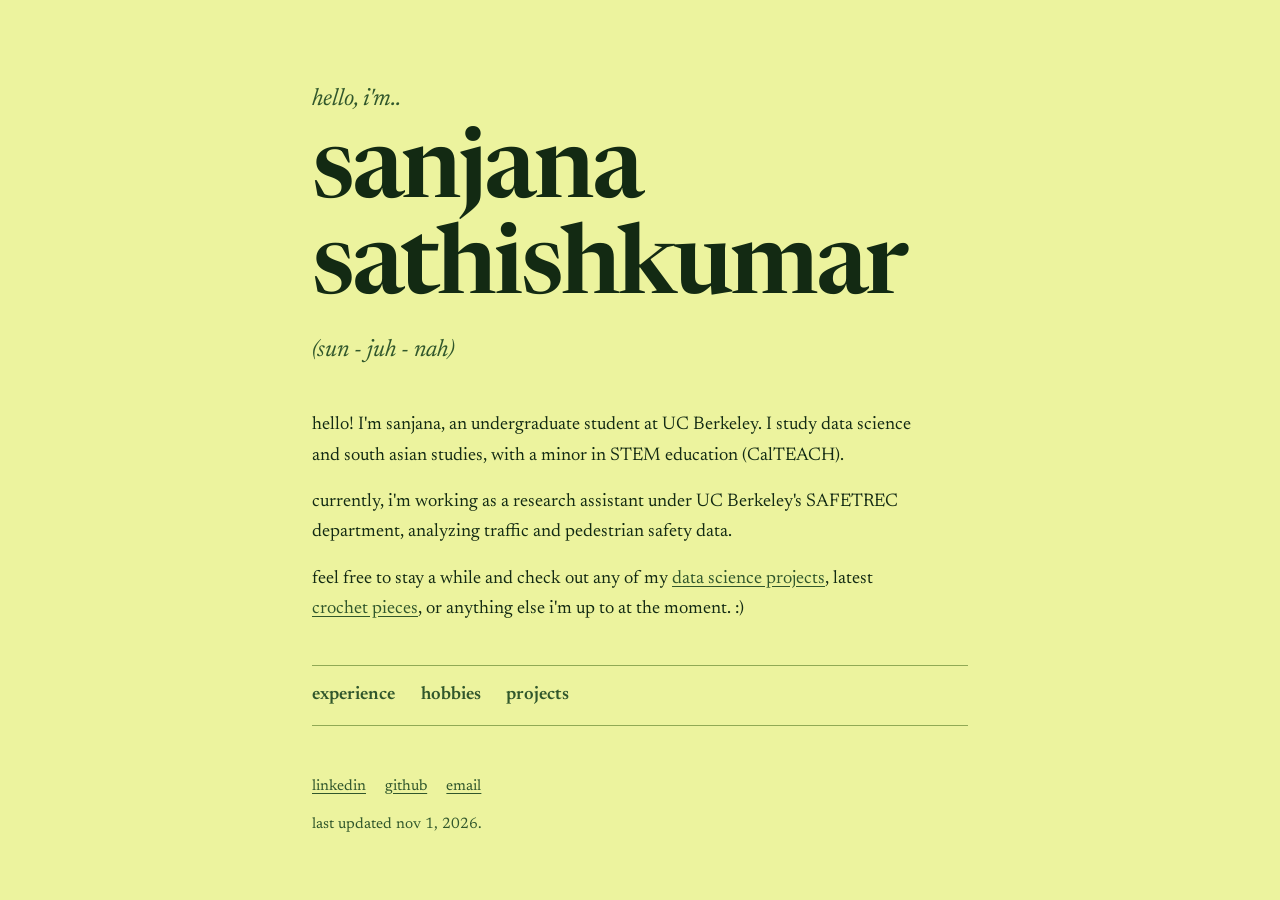
<file: index.html>
<!DOCTYPE html>
<html lang="en">
<head>
  <meta charset="utf-8">
  <meta name="viewport" content="width=device-width, initial-scale=1">
  <meta name="color-scheme" content="only light">
  <link rel="preconnect" href="https://fonts.googleapis.com">
  <link rel="preconnect" href="https://fonts.gstatic.com" crossorigin>
  <link href="https://fonts.googleapis.com/css2?family=Newsreader:ital,opsz,wght@0,6..72,400;0,6..72,600;1,6..72,400&display=swap" rel="stylesheet">
  <link rel="stylesheet" href="styles.css?v=2">
  <title>sanjana sathishkumar</title>
  <meta name="description" content="Sanjana is an undergraduate at UC Berkeley studying data science and South Asian studies, with a minor in STEM education (CalTEACH), doing research at SafeTREC.">
  <meta property="og:title" content="sanjana sathishkumar">
  <meta property="og:type" content="website">
  <meta name="twitter:card" content="summary">
</head>
<body class="home">
  <main>
    <header class="hero">
      <p class="hello">hello, i'm..</p>
      <h1 class="name">sanjana<br>sathishkumar</h1>
      <p class="pron">(sun - juh - nah)</p>
    </header>

    <div class="after">
      <section class="intro" aria-label="About me">
        <p>hello! I'm sanjana, an undergraduate student at UC Berkeley. I study data science and south asian studies, with a minor in STEM education (CalTEACH).</p>
        <p>currently, i'm working as a research assistant under UC Berkeley's SAFETREC department, analyzing traffic and pedestrian safety data.</p>
        <p>feel free to stay a while and check out any of my <a href="projects.html">data science projects</a>, latest <a href="hobbies.html">crochet pieces</a>, or anything else i'm up to at the moment. :)</p>
      </section>

    <nav aria-label="Sections">
      <ul>
        <li><a href="experience.html">experience</a></li>
        <li><a href="hobbies.html">hobbies</a></li>
        <li><a href="projects.html">projects</a></li>
      </ul>
    </nav>

      <footer>
      <div class="social">
        <a href="http://www.linkedin.com/in/sanjana-sathish-kumar-b056001b3">linkedin</a>
        <a href="https://github.com/sanjana-skumar">github</a>
        <a href="mailto:ssathishkumar@berkeley.edu">email</a>
      </div>
      <div>last updated nov 1, 2026.</div>
    </footer>
    </div>
  </main>
</body>
</html>
</file>
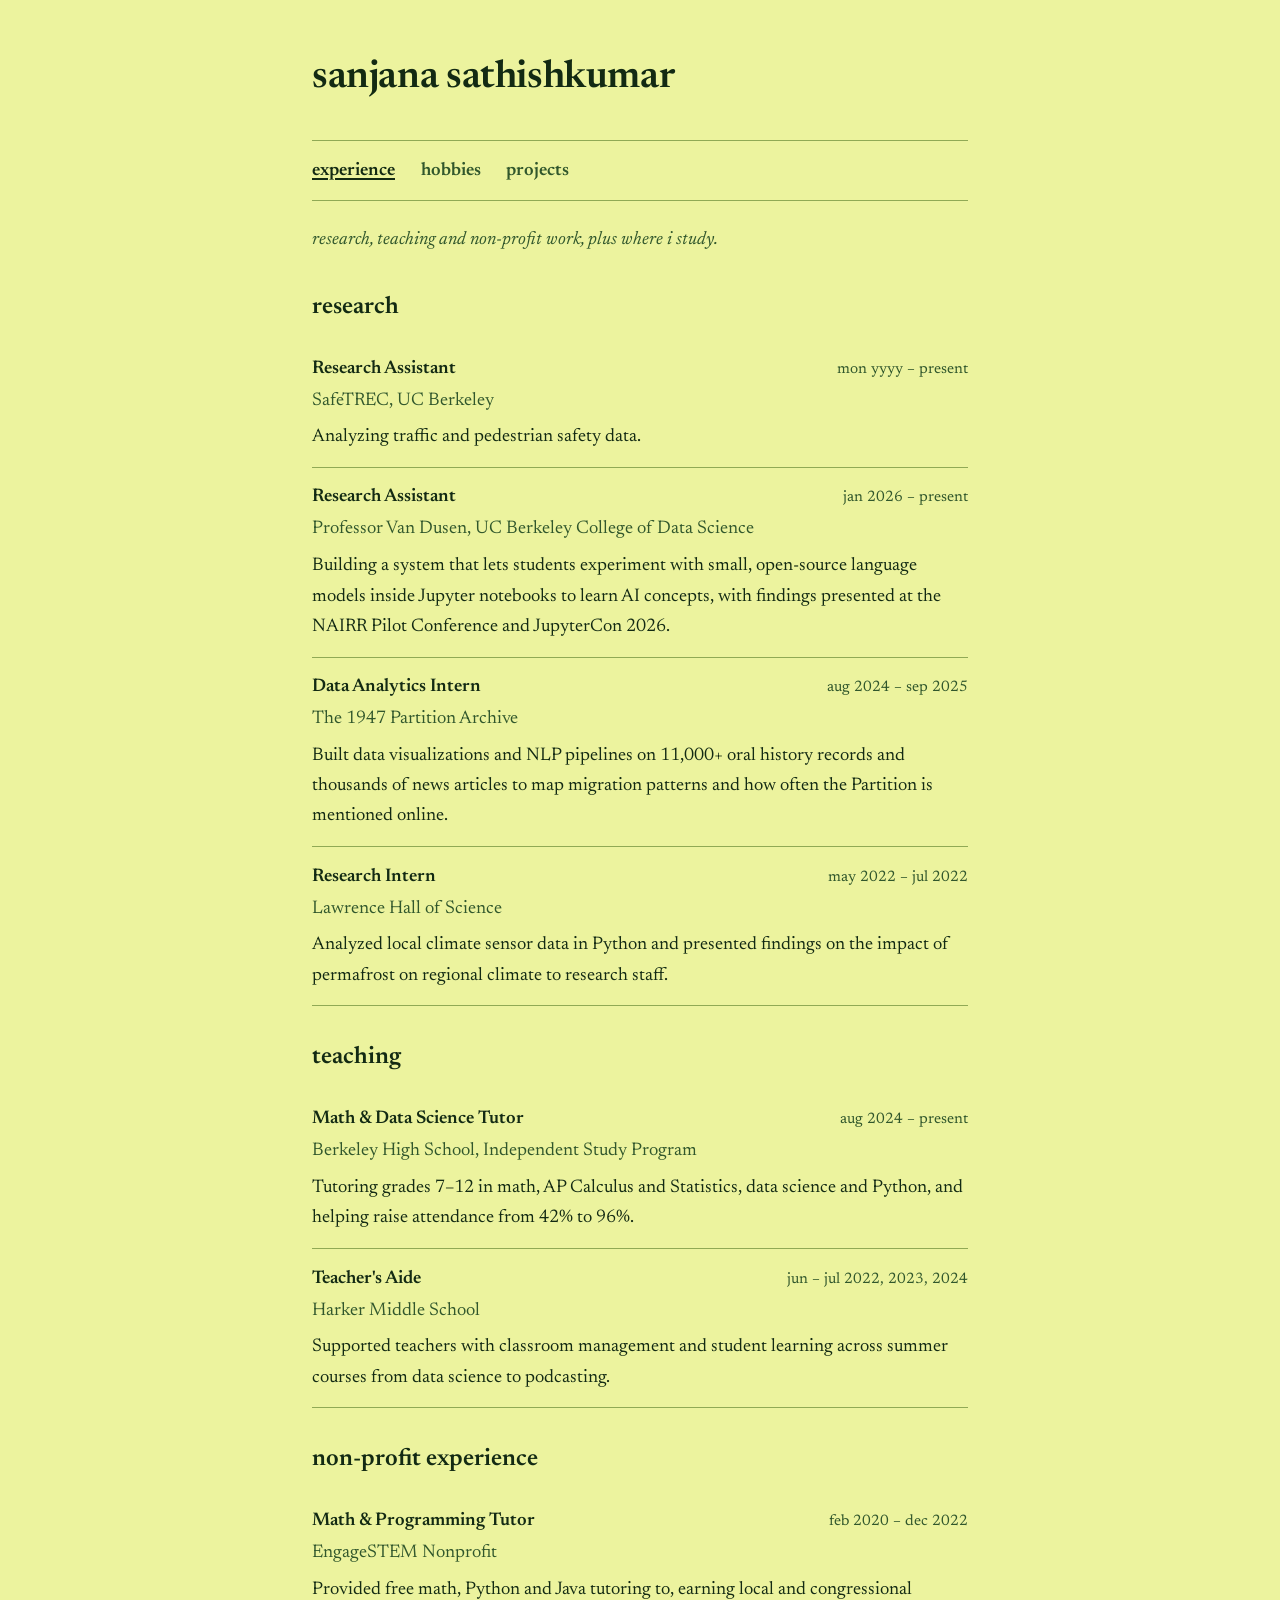
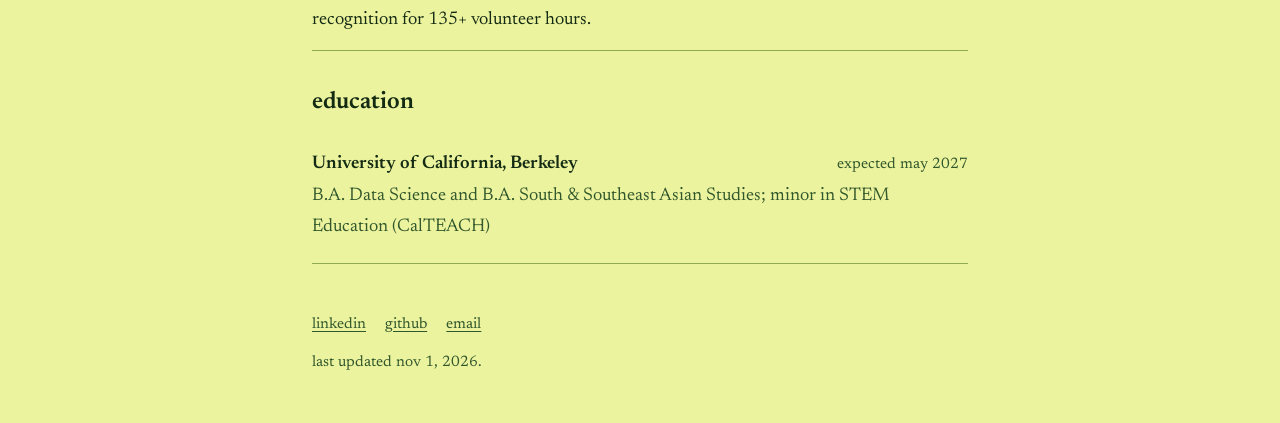
<file: experience.html>
<!DOCTYPE html>
<html lang="en">
<head>
  <meta charset="utf-8">
  <meta name="viewport" content="width=device-width, initial-scale=1">
  <meta name="color-scheme" content="only light">
  <link rel="preconnect" href="https://fonts.googleapis.com">
  <link rel="preconnect" href="https://fonts.gstatic.com" crossorigin>
  <link href="https://fonts.googleapis.com/css2?family=Newsreader:ital,opsz,wght@0,6..72,400;0,6..72,600;1,6..72,400&display=swap" rel="stylesheet">
  <link rel="stylesheet" href="styles.css?v=2">
  <title>experience | sanjana sathishkumar</title>
  <meta name="description" content="Research, teaching and non-profit experience of Sanjana Sathishkumar.">
</head>
<body>
  <main>
    <h1><a href="index.html">sanjana sathishkumar</a></h1>
    <nav aria-label="Sections">
      <ul>
        <li><a href="experience.html" aria-current="page">experience</a></li>
        <li><a href="hobbies.html">hobbies</a></li>
        <li><a href="projects.html">projects</a></li>
      </ul>
    </nav>

    <p class="lede">research, teaching and non-profit work, plus where i study.</p>

    <h2>research</h2>
    <div class="entry">
      <div class="entry-head"><h3>Research Assistant</h3><span class="meta">mon yyyy – present</span></div>
      <p class="sub">SafeTREC, UC Berkeley</p>
      <p>Analyzing traffic and pedestrian safety data.</p>
    </div>
    <div class="entry">
      <div class="entry-head"><h3>Research Assistant</h3><span class="meta">jan 2026 – present</span></div>
      <p class="sub">Professor Van Dusen, UC Berkeley College of Data Science</p>
      <p>Building a system that lets students experiment with small, open-source language models inside Jupyter notebooks to learn AI concepts, with findings presented at the NAIRR Pilot Conference and JupyterCon 2026.</p>
    </div>
    <div class="entry">
      <div class="entry-head"><h3>Data Analytics Intern</h3><span class="meta">aug 2024 – sep 2025</span></div>
      <p class="sub">The 1947 Partition Archive</p>
      <p>Built data visualizations and NLP pipelines on 11,000+ oral history records and thousands of news articles to map migration patterns and how often the Partition is mentioned online.</p>
    </div>
    <div class="entry">
      <div class="entry-head"><h3>Research Intern</h3><span class="meta">may 2022 – jul 2022</span></div>
      <p class="sub">Lawrence Hall of Science</p>
      <p>Analyzed local climate sensor data in Python and presented findings on the impact of permafrost on regional climate to research staff.</p>
    </div>

    <h2>teaching</h2>
    <div class="entry">
      <div class="entry-head"><h3>Math &amp; Data Science Tutor</h3><span class="meta">aug 2024 – present</span></div>
      <p class="sub">Berkeley High School, Independent Study Program</p>
      <p>Tutoring grades 7–12 in math, AP Calculus and Statistics, data science and Python, and helping raise attendance from 42% to 96%.</p>
    </div>
    <div class="entry">
      <div class="entry-head"><h3>Teacher's Aide</h3><span class="meta">jun – jul 2022, 2023, 2024</span></div>
      <p class="sub">Harker Middle School</p>
      <p>Supported teachers with classroom management and student learning across summer courses from data science to podcasting.</p>
    </div>

    <h2>non-profit experience</h2>
    <div class="entry">
      <div class="entry-head"><h3>Math &amp; Programming Tutor</h3><span class="meta">feb 2020 – dec 2022</span></div>
      <p class="sub">EngageSTEM Nonprofit</p>
      <p>Provided free math, Python and Java tutoring to, earning local and congressional recognition for 135+ volunteer hours.</p>
    </div>

    <h2>education</h2>
    <div class="entry">
      <div class="entry-head"><h3>University of California, Berkeley</h3><span class="meta">expected may 2027</span></div>
      <p class="sub">B.A. Data Science and B.A. South &amp; Southeast Asian Studies; minor in STEM Education (CalTEACH)</p>
    </div>

    <footer>
      <div class="social">
        <a href="http://www.linkedin.com/in/sanjana-sathish-kumar-b056001b3">linkedin</a>
        <a href="https://github.com/sanjana-skumar">github</a>
        <a href="mailto:ssathishkumar@berkeley.edu">email</a>
      </div>
      <div>last updated nov 1, 2026.</div>
    </footer>
  </main>
</body>
</html>
</file>
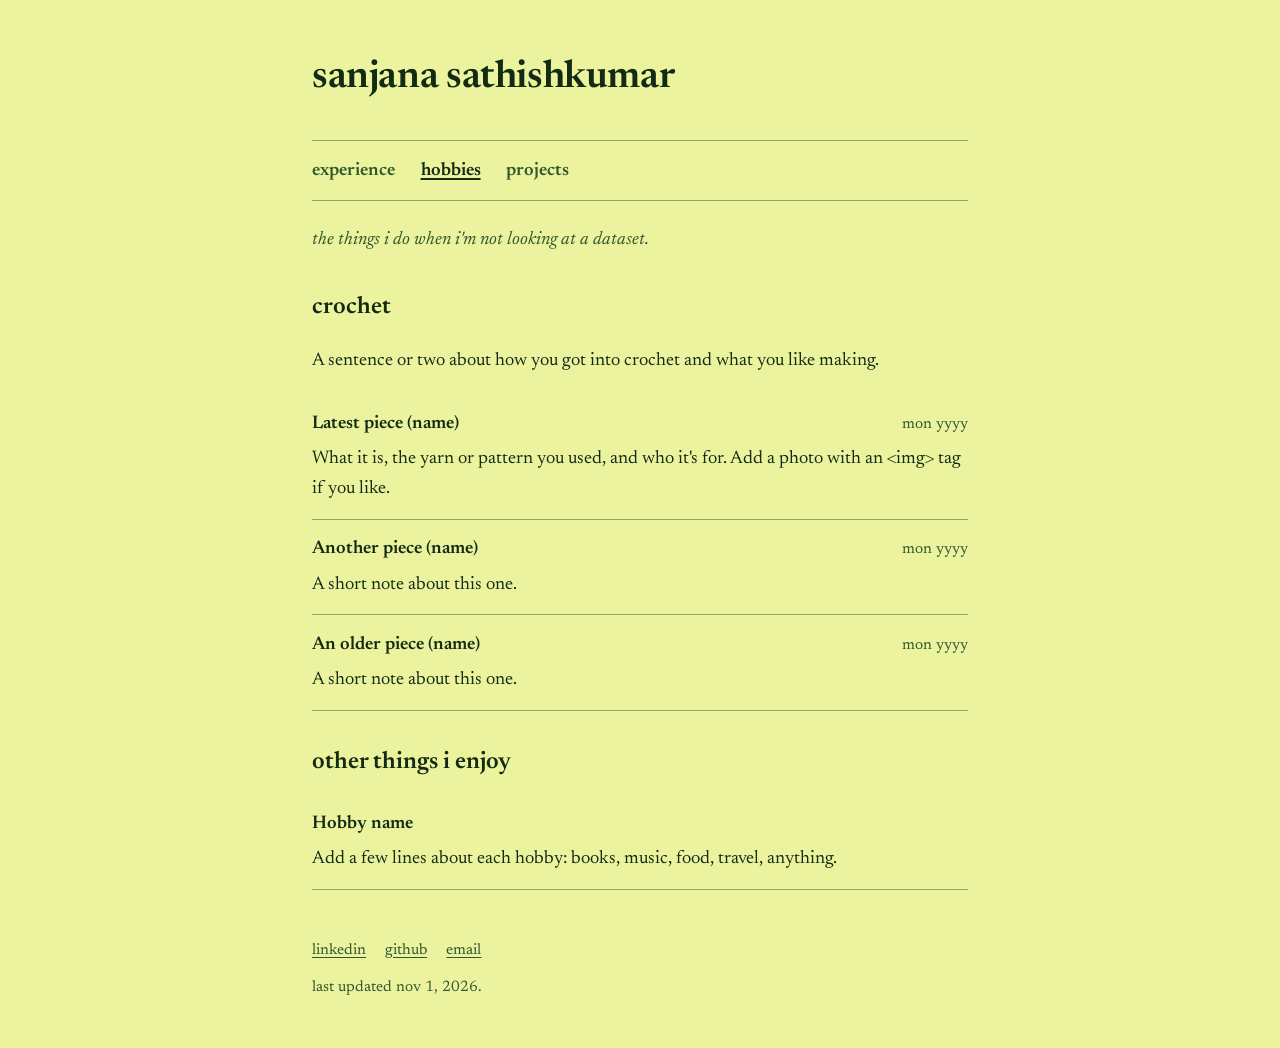
<file: hobbies.html>
<!DOCTYPE html>
<html lang="en">
<head>
  <meta charset="utf-8">
  <meta name="viewport" content="width=device-width, initial-scale=1">
  <meta name="color-scheme" content="only light">
  <link rel="preconnect" href="https://fonts.googleapis.com">
  <link rel="preconnect" href="https://fonts.gstatic.com" crossorigin>
  <link href="https://fonts.googleapis.com/css2?family=Newsreader:ital,opsz,wght@0,6..72,400;0,6..72,600;1,6..72,400&display=swap" rel="stylesheet">
  <link rel="stylesheet" href="styles.css?v=2">
  <title>hobbies | sanjana sathishkumar</title>
  <meta name="description" content="Crochet pieces and other things Sanjana Sathishkumar likes to do.">
</head>
<body>
  <main>
    <h1><a href="index.html">sanjana sathishkumar</a></h1>
    <nav aria-label="Sections">
      <ul>
        <li><a href="experience.html">experience</a></li>
        <li><a href="hobbies.html" aria-current="page">hobbies</a></li>
        <li><a href="projects.html">projects</a></li>
      </ul>
    </nav>

    <p class="lede">the things i do when i'm not looking at a dataset.</p>

    <h2>crochet</h2>
    <p>A sentence or two about how you got into crochet and what you like making.</p>
    <div class="entry">
      <div class="entry-head"><h3>Latest piece (name)</h3><span class="meta">mon yyyy</span></div>
      <p>What it is, the yarn or pattern you used, and who it's for. Add a photo with an &lt;img&gt; tag if you like.</p>
    </div>
    <div class="entry">
      <div class="entry-head"><h3>Another piece (name)</h3><span class="meta">mon yyyy</span></div>
      <p>A short note about this one.</p>
    </div>
    <div class="entry">
      <div class="entry-head"><h3>An older piece (name)</h3><span class="meta">mon yyyy</span></div>
      <p>A short note about this one.</p>
    </div>

    <h2>other things i enjoy</h2>
    <div class="entry">
      <div class="entry-head"><h3>Hobby name</h3></div>
      <p>Add a few lines about each hobby: books, music, food, travel, anything.</p>
    </div>

    <footer>
      <div class="social">
        <a href="http://www.linkedin.com/in/sanjana-sathish-kumar-b056001b3">linkedin</a>
        <a href="https://github.com/sanjana-skumar">github</a>
        <a href="mailto:ssathishkumar@berkeley.edu">email</a>
      </div>
      <div>last updated nov 1, 2026.</div>
    </footer>
  </main>
</body>
</html>
</file>
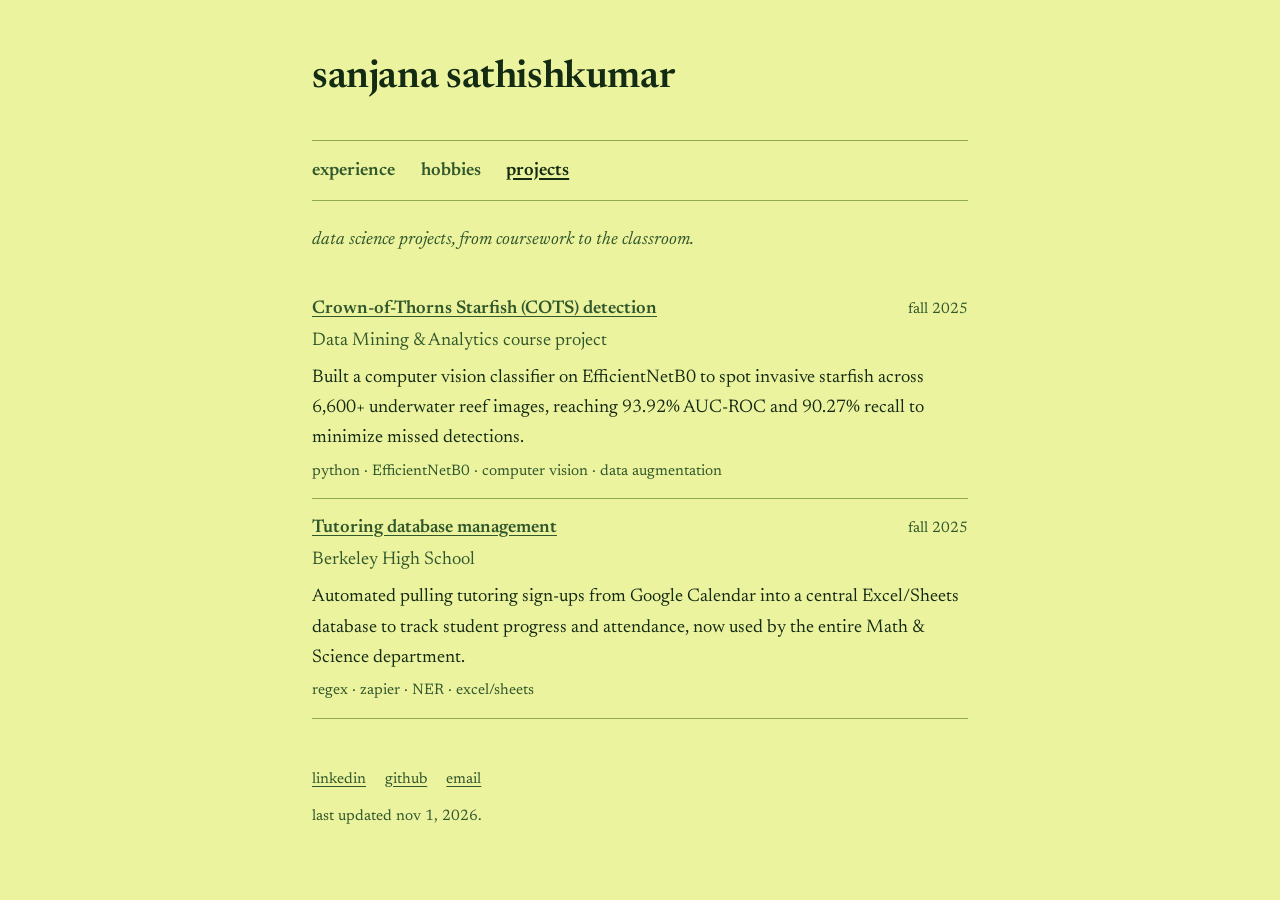
<file: projects.html>
<!DOCTYPE html>
<html lang="en">
<head>
  <meta charset="utf-8">
  <meta name="viewport" content="width=device-width, initial-scale=1">
  <meta name="color-scheme" content="only light">
  <link rel="preconnect" href="https://fonts.googleapis.com">
  <link rel="preconnect" href="https://fonts.gstatic.com" crossorigin>
  <link href="https://fonts.googleapis.com/css2?family=Newsreader:ital,opsz,wght@0,6..72,400;0,6..72,600;1,6..72,400&display=swap" rel="stylesheet">
  <link rel="stylesheet" href="styles.css?v=2">
  <title>projects | sanjana sathishkumar</title>
  <meta name="description" content="Data science projects by Sanjana Sathishkumar.">
</head>
<body>
  <main>
    <h1><a href="index.html">sanjana sathishkumar</a></h1>
    <nav aria-label="Sections">
      <ul>
        <li><a href="experience.html">experience</a></li>
        <li><a href="hobbies.html">hobbies</a></li>
        <li><a href="projects.html" aria-current="page">projects</a></li>
      </ul>
    </nav>

    <p class="lede">data science projects, from coursework to the classroom.</p>

    <div class="entry">
      <div class="entry-head"><h3><a href="https://github.com/sanjana-skumar">Crown-of-Thorns Starfish (COTS) detection</a></h3><span class="meta">fall 2025</span></div>
      <p class="sub">Data Mining &amp; Analytics course project</p>
      <p>Built a computer vision classifier on EfficientNetB0 to spot invasive starfish across 6,600+ underwater reef images, reaching 93.92% AUC-ROC and 90.27% recall to minimize missed detections.</p>
      <p class="tags">python · EfficientNetB0 · computer vision · data augmentation</p>
    </div>
    <div class="entry">
      <div class="entry-head"><h3><a href="https://github.com/sanjana-skumar">Tutoring database management</a></h3><span class="meta">fall 2025</span></div>
      <p class="sub">Berkeley High School</p>
      <p>Automated pulling tutoring sign-ups from Google Calendar into a central Excel/Sheets database to track student progress and attendance, now used by the entire Math &amp; Science department.</p>
      <p class="tags">regex · zapier · NER · excel/sheets</p>
    </div>

    <footer>
      <div class="social">
        <a href="http://www.linkedin.com/in/sanjana-sathish-kumar-b056001b3">linkedin</a>
        <a href="https://github.com/sanjana-skumar">github</a>
        <a href="mailto:ssathishkumar@berkeley.edu">email</a>
      </div>
      <div>last updated nov 1, 2026.</div>
    </footer>
  </main>
</body>
</html>
</file>
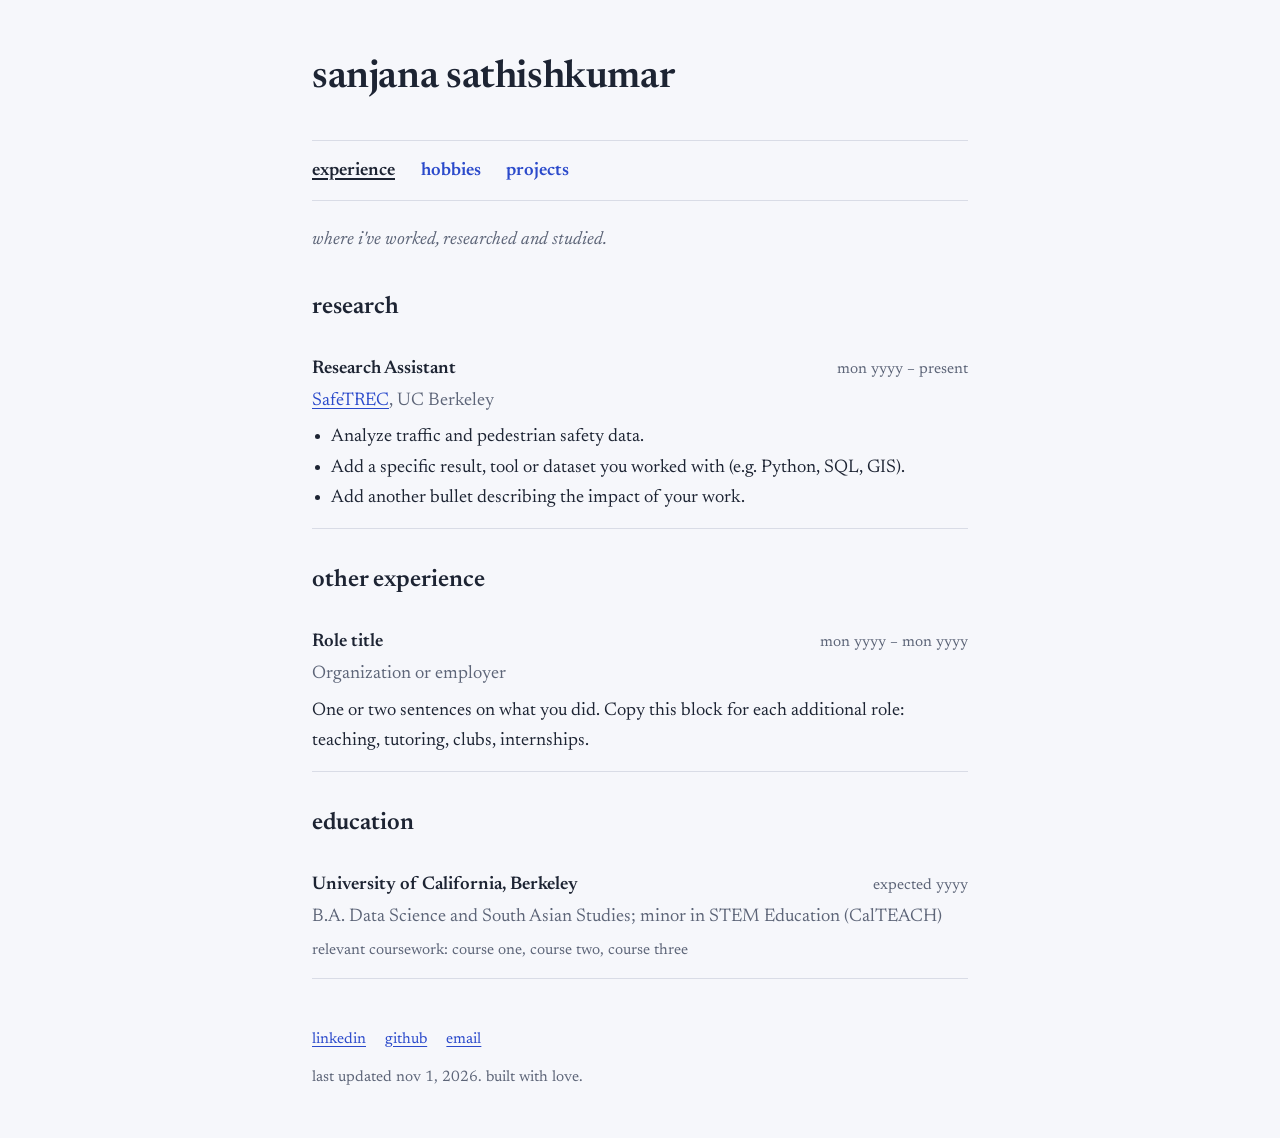
<file: files/experience.html>
<!DOCTYPE html>
<html lang="en">
<head>
  <meta charset="utf-8">
  <meta name="viewport" content="width=device-width, initial-scale=1">
  <link rel="preconnect" href="https://fonts.googleapis.com">
  <link rel="preconnect" href="https://fonts.gstatic.com" crossorigin>
  <link href="https://fonts.googleapis.com/css2?family=Newsreader:ital,opsz,wght@0,6..72,400;0,6..72,600;1,6..72,400&display=swap" rel="stylesheet">
  <link rel="stylesheet" href="styles.css">
  <title>experience | sanjana sathishkumar</title>
  <meta name="description" content="Research, teaching and education experience of Sanjana Sathishkumar.">
</head>
<body>
  <main>
    <h1><a href="index.html">sanjana sathishkumar</a></h1>
    <nav aria-label="Sections">
      <ul>
        <li><a href="experience.html" aria-current="page">experience</a></li>
        <li><a href="hobbies.html">hobbies</a></li>
        <li><a href="projects.html">projects</a></li>
      </ul>
    </nav>

    <p class="lede">where i've worked, researched and studied.</p>

    <h2>research</h2>
    <div class="entry">
      <div class="entry-head"><h3>Research Assistant</h3><span class="meta">mon yyyy – present</span></div>
      <p class="sub"><a href="https://safetrec.berkeley.edu/">SafeTREC</a>, UC Berkeley</p>
      <ul>
        <li>Analyze traffic and pedestrian safety data.</li>
        <li>Add a specific result, tool or dataset you worked with (e.g. Python, SQL, GIS).</li>
        <li>Add another bullet describing the impact of your work.</li>
      </ul>
    </div>

    <h2>other experience</h2>
    <div class="entry">
      <div class="entry-head"><h3>Role title</h3><span class="meta">mon yyyy – mon yyyy</span></div>
      <p class="sub">Organization or employer</p>
      <p>One or two sentences on what you did. Copy this block for each additional role: teaching, tutoring, clubs, internships.</p>
    </div>

    <h2>education</h2>
    <div class="entry">
      <div class="entry-head"><h3>University of California, Berkeley</h3><span class="meta">expected yyyy</span></div>
      <p class="sub">B.A. Data Science and South Asian Studies; minor in STEM Education (CalTEACH)</p>
      <p class="tags">relevant coursework: course one, course two, course three</p>
    </div>

    <footer>
      <div class="social">
        <a href="https://www.linkedin.com/in/your-handle/">linkedin</a>
        <a href="https://github.com/your-handle">github</a>
        <a href="mailto:you@example.com">email</a>
      </div>
      <div>last updated nov 1, 2026. built with love.</div>
    </footer>
  </main>
</body>
</html>
</file>
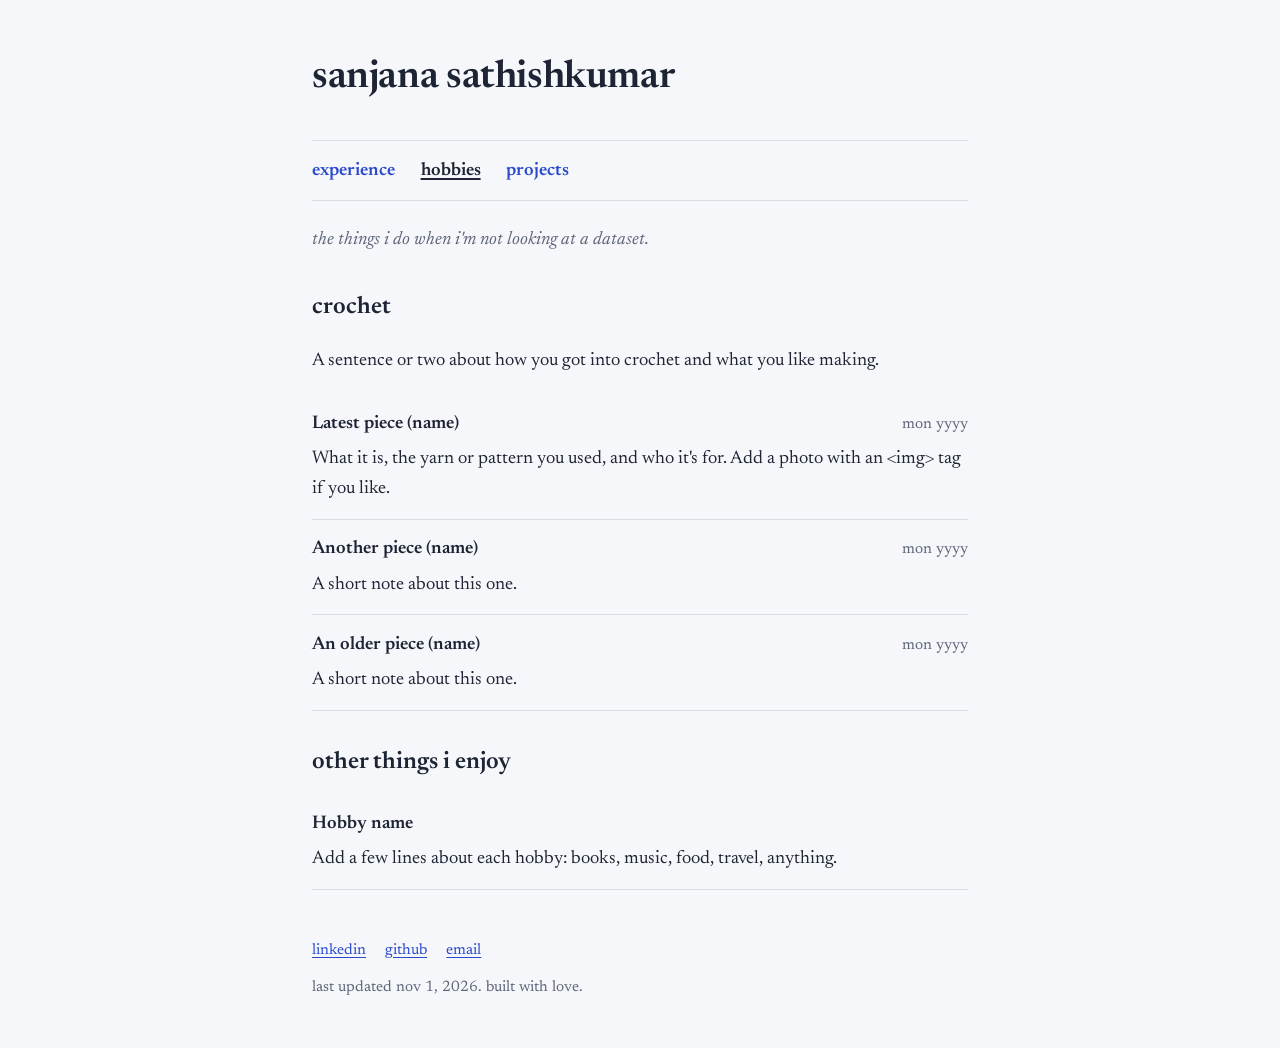
<file: files/hobbies.html>
<!DOCTYPE html>
<html lang="en">
<head>
  <meta charset="utf-8">
  <meta name="viewport" content="width=device-width, initial-scale=1">
  <link rel="preconnect" href="https://fonts.googleapis.com">
  <link rel="preconnect" href="https://fonts.gstatic.com" crossorigin>
  <link href="https://fonts.googleapis.com/css2?family=Newsreader:ital,opsz,wght@0,6..72,400;0,6..72,600;1,6..72,400&display=swap" rel="stylesheet">
  <link rel="stylesheet" href="styles.css">
  <title>hobbies | sanjana sathishkumar</title>
  <meta name="description" content="Crochet pieces and other things Sanjana Sathishkumar likes to do.">
</head>
<body>
  <main>
    <h1><a href="index.html">sanjana sathishkumar</a></h1>
    <nav aria-label="Sections">
      <ul>
        <li><a href="experience.html">experience</a></li>
        <li><a href="hobbies.html" aria-current="page">hobbies</a></li>
        <li><a href="projects.html">projects</a></li>
      </ul>
    </nav>

    <p class="lede">the things i do when i'm not looking at a dataset.</p>

    <h2>crochet</h2>
    <p>A sentence or two about how you got into crochet and what you like making.</p>
    <div class="entry">
      <div class="entry-head"><h3>Latest piece (name)</h3><span class="meta">mon yyyy</span></div>
      <p>What it is, the yarn or pattern you used, and who it's for. Add a photo with an &lt;img&gt; tag if you like.</p>
    </div>
    <div class="entry">
      <div class="entry-head"><h3>Another piece (name)</h3><span class="meta">mon yyyy</span></div>
      <p>A short note about this one.</p>
    </div>
    <div class="entry">
      <div class="entry-head"><h3>An older piece (name)</h3><span class="meta">mon yyyy</span></div>
      <p>A short note about this one.</p>
    </div>

    <h2>other things i enjoy</h2>
    <div class="entry">
      <div class="entry-head"><h3>Hobby name</h3></div>
      <p>Add a few lines about each hobby: books, music, food, travel, anything.</p>
    </div>

    <footer>
      <div class="social">
        <a href="https://www.linkedin.com/in/your-handle/">linkedin</a>
        <a href="https://github.com/your-handle">github</a>
        <a href="mailto:you@example.com">email</a>
      </div>
      <div>last updated nov 1, 2026. built with love.</div>
    </footer>
  </main>
</body>
</html>
</file>
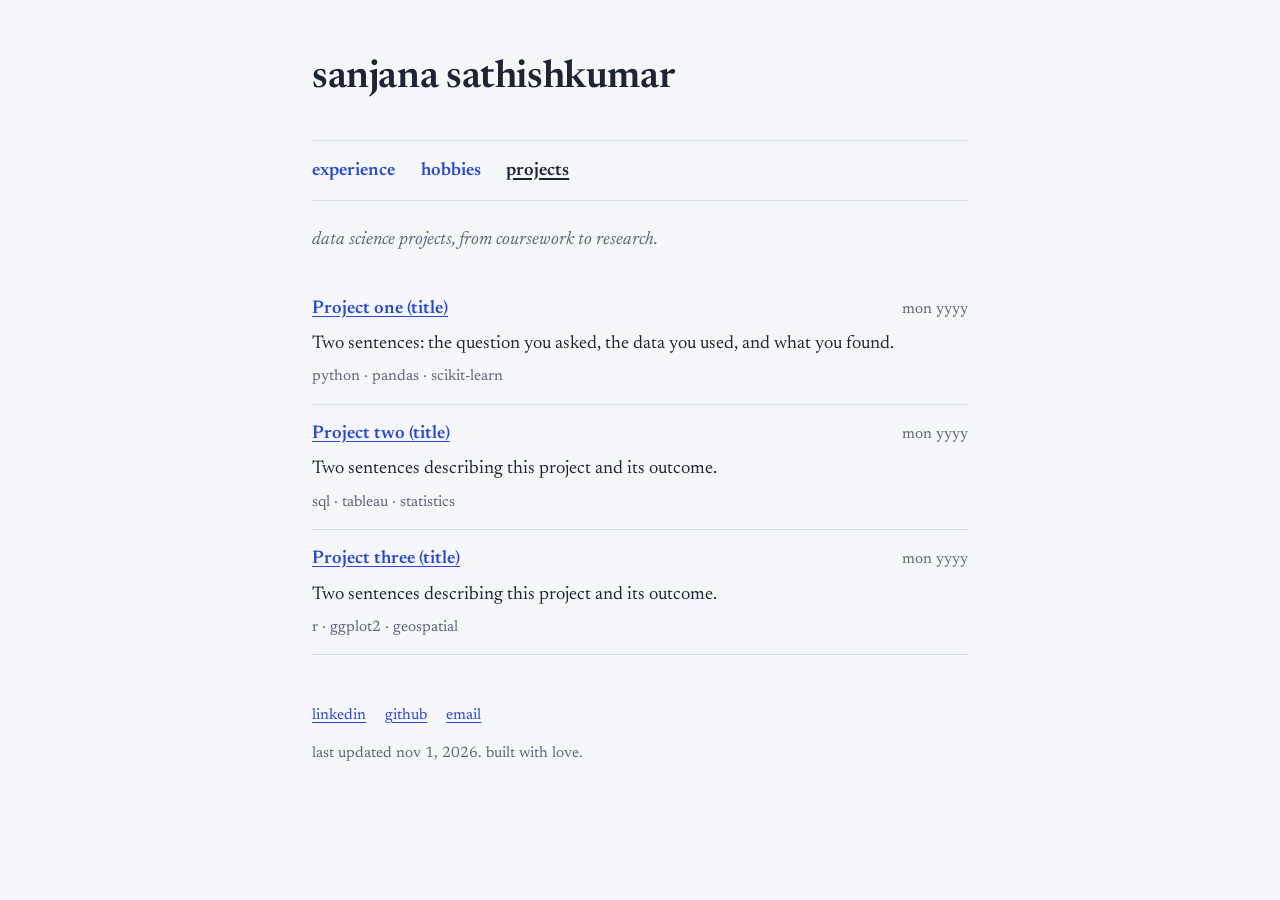
<file: files/projects.html>
<!DOCTYPE html>
<html lang="en">
<head>
  <meta charset="utf-8">
  <meta name="viewport" content="width=device-width, initial-scale=1">
  <link rel="preconnect" href="https://fonts.googleapis.com">
  <link rel="preconnect" href="https://fonts.gstatic.com" crossorigin>
  <link href="https://fonts.googleapis.com/css2?family=Newsreader:ital,opsz,wght@0,6..72,400;0,6..72,600;1,6..72,400&display=swap" rel="stylesheet">
  <link rel="stylesheet" href="styles.css">
  <title>projects | sanjana sathishkumar</title>
  <meta name="description" content="Data science projects by Sanjana Sathishkumar.">
</head>
<body>
  <main>
    <h1><a href="index.html">sanjana sathishkumar</a></h1>
    <nav aria-label="Sections">
      <ul>
        <li><a href="experience.html">experience</a></li>
        <li><a href="hobbies.html">hobbies</a></li>
        <li><a href="projects.html" aria-current="page">projects</a></li>
      </ul>
    </nav>

    <p class="lede">data science projects, from coursework to research.</p>

    <div class="entry">
      <div class="entry-head"><h3><a href="https://github.com/your-handle/project-one">Project one (title)</a></h3><span class="meta">mon yyyy</span></div>
      <p>Two sentences: the question you asked, the data you used, and what you found.</p>
      <p class="tags">python · pandas · scikit-learn</p>
    </div>
    <div class="entry">
      <div class="entry-head"><h3><a href="https://github.com/your-handle/project-two">Project two (title)</a></h3><span class="meta">mon yyyy</span></div>
      <p>Two sentences describing this project and its outcome.</p>
      <p class="tags">sql · tableau · statistics</p>
    </div>
    <div class="entry">
      <div class="entry-head"><h3><a href="https://github.com/your-handle/project-three">Project three (title)</a></h3><span class="meta">mon yyyy</span></div>
      <p>Two sentences describing this project and its outcome.</p>
      <p class="tags">r · ggplot2 · geospatial</p>
    </div>

    <footer>
      <div class="social">
        <a href="https://www.linkedin.com/in/your-handle/">linkedin</a>
        <a href="https://github.com/your-handle">github</a>
        <a href="mailto:you@example.com">email</a>
      </div>
      <div>last updated nov 1, 2026. built with love.</div>
    </footer>
  </main>
</body>
</html>
</file>
<file: styles.css>
:root {
  --bg: #ecf39e;
  --text: #132a13;
  --muted: #31572c;
  --accent: #31572c;
  --mid: #4f772d;
  --rule: #90a955;
  color-scheme: only light;
}
* { box-sizing: border-box; }
html { -webkit-text-size-adjust: 100%; background: #ecf39e; color-scheme: only light; }
body {
  margin: 0; background: var(--bg); color: var(--text);
  font-family: "Newsreader", Georgia, "Times New Roman", serif;
  font-size: 1.15rem; line-height: 1.65;
}
main { max-width: 44rem; margin: 0 auto; padding: 3.5rem 1.5rem 3rem; }
a { color: var(--accent); text-underline-offset: 0.18em; }
a:hover { color: var(--text); text-decoration-thickness: 2px; }
a:focus-visible { outline: 2px solid var(--text); outline-offset: 3px; border-radius: 2px; }

h1 { font-size: 2.4rem; line-height: 1.15; font-weight: 600; margin: 0 0 1.5rem; letter-spacing: -0.01em; }
h1 a { color: inherit; text-decoration: none; }
h2 { font-size: 1.5rem; font-weight: 600; margin: 2rem 0 0.75rem; }

/* homepage hero */
.hero { margin: 1.5rem 0 2.5rem; }
.hero .hello { margin: 0 0 0.4rem; font-size: 1.5rem; font-style: italic; color: var(--muted); }
.hero .name { font-size: clamp(2.8rem, 13vw, 6rem); line-height: 1; font-weight: 600; letter-spacing: -0.03em; margin: 0; }
.hero .pron { margin: 0.8rem 0 0; font-size: 1.5rem; font-style: italic; color: var(--muted); }

.intro p { margin: 0 0 1rem; max-width: 38rem; }

nav { margin: 2.5rem 0 1.5rem; padding: 0.9rem 0; border-top: 1px solid var(--rule); border-bottom: 1px solid var(--rule); }
nav ul { list-style: none; margin: 0; padding: 0; display: flex; flex-wrap: wrap; gap: 0.4rem 1.6rem; }
nav a { text-decoration: none; font-weight: 600; }
nav a:hover { text-decoration: underline; }
nav a[aria-current="page"] { color: var(--text); text-decoration: underline; text-decoration-thickness: 2px; }

.lede { color: var(--muted); font-style: italic; margin: 0 0 1.5rem; }
.entry { padding: 0.9rem 0; border-bottom: 1px solid var(--rule); }
.entry:last-child { border-bottom: 0; }
.entry-head { display: flex; justify-content: space-between; gap: 1rem; align-items: baseline; }
.entry h3 { margin: 0; font-size: 1.15rem; font-weight: 600; }
.entry .meta { color: var(--muted); font-size: 0.95rem; white-space: nowrap; }
.entry .sub { color: var(--muted); margin: 0.1rem 0 0.4rem; }
.entry p { margin: 0.3rem 0 0; }
.tags { color: var(--muted); font-size: 0.95rem; margin-top: 0.4rem; }

footer { margin-top: 3rem; color: var(--muted); font-size: 0.95rem; }
.social { display: flex; flex-wrap: wrap; gap: 0.4rem 1.2rem; margin-bottom: 0.8rem; }

/* fade-in on the homepage only */
@keyframes fade-in { from { opacity: 0; } to { opacity: 1; } }
.home .hero .hello, .home .hero .name, .home .hero .pron, .home .after {
  opacity: 0; animation: fade-in 1.4s ease-out forwards;
}
.home .hero .hello { animation-delay: 0.1s; }
.home .hero .name  { animation-delay: 0.7s; animation-duration: 1.8s; }
.home .hero .pron  { animation-delay: 1.5s; }
.home .after       { animation-delay: 2.1s; }
@media (prefers-reduced-motion: reduce) {
  .home .hero .hello, .home .hero .name, .home .hero .pron, .home .after { opacity: 1; animation: none; }
}

@media (max-width: 36rem) {
  main { padding-top: 2.5rem; }
  h1 { font-size: 2rem; }
  .entry-head { flex-direction: column; gap: 0; }
}
</file>
<file: files/styles.css>
:root {
  --bg: #f6f7fb;
  --text: #1d2433;
  --muted: #5d6578;
  --accent: #2b4acb;
  --rule: #d9dce6;
  color-scheme: light dark;
}
@media (prefers-color-scheme: dark) {
  :root { --bg: #12141c; --text: #e7e9f1; --muted: #9aa2b8; --accent: #8fa6ff; --rule: #2a2f3e; }
}
* { box-sizing: border-box; }
html { -webkit-text-size-adjust: 100%; }
body {
  margin: 0; background: var(--bg); color: var(--text);
  font-family: "Newsreader", Georgia, "Times New Roman", serif;
  font-size: 1.15rem; line-height: 1.65;
}
main { max-width: 44rem; margin: 0 auto; padding: 3.5rem 1.5rem 3rem; }
a { color: var(--accent); text-underline-offset: 0.18em; }
a:hover { text-decoration-thickness: 2px; }
a:focus-visible { outline: 2px solid var(--accent); outline-offset: 3px; border-radius: 2px; }

h1 { font-size: 2.4rem; line-height: 1.15; font-weight: 600; margin: 0 0 1.5rem; letter-spacing: -0.01em; }
h1 a { color: inherit; text-decoration: none; }
h2 { font-size: 1.5rem; font-weight: 600; margin: 2rem 0 0.75rem; }

.intro { display: grid; grid-template-columns: 1fr 11rem; gap: 2rem; align-items: start; }
.intro p { margin: 0 0 1rem; }
.photo {
  width: 11rem; height: 11rem; border-radius: 50%;
  background: var(--rule); overflow: hidden;
  display: grid; place-items: center; color: var(--muted); font-size: 3rem;
}
.photo img { width: 100%; height: 100%; object-fit: cover; display: block; }

nav { margin: 2.5rem 0 1.5rem; padding: 0.9rem 0; border-top: 1px solid var(--rule); border-bottom: 1px solid var(--rule); }
nav ul { list-style: none; margin: 0; padding: 0; display: flex; flex-wrap: wrap; gap: 0.4rem 1.6rem; }
nav a { text-decoration: none; font-weight: 600; }
nav a:hover { text-decoration: underline; }
nav a[aria-current="page"] { color: var(--text); text-decoration: underline; text-decoration-thickness: 2px; }

.lede { color: var(--muted); font-style: italic; margin: 0 0 1.5rem; }
.entry { padding: 0.9rem 0; border-bottom: 1px solid var(--rule); }
.entry:last-child { border-bottom: 0; }
.entry-head { display: flex; justify-content: space-between; gap: 1rem; align-items: baseline; }
.entry h3 { margin: 0; font-size: 1.15rem; font-weight: 600; }
.entry .meta { color: var(--muted); font-size: 0.95rem; white-space: nowrap; }
.entry .sub { color: var(--muted); margin: 0.1rem 0 0.4rem; }
.entry p { margin: 0.3rem 0 0; }
.entry ul { margin: 0.4rem 0 0; padding-left: 1.2rem; }
.tags { color: var(--muted); font-size: 0.95rem; margin-top: 0.4rem; }

footer { margin-top: 3rem; color: var(--muted); font-size: 0.95rem; }
.social { display: flex; flex-wrap: wrap; gap: 0.4rem 1.2rem; margin-bottom: 0.8rem; }

@media (max-width: 36rem) {
  main { padding-top: 2.5rem; }
  h1 { font-size: 2rem; }
  .intro { grid-template-columns: 1fr; }
  .photo { order: -1; width: 8rem; height: 8rem; font-size: 2.2rem; }
  .entry-head { flex-direction: column; gap: 0; }
}
</file>
